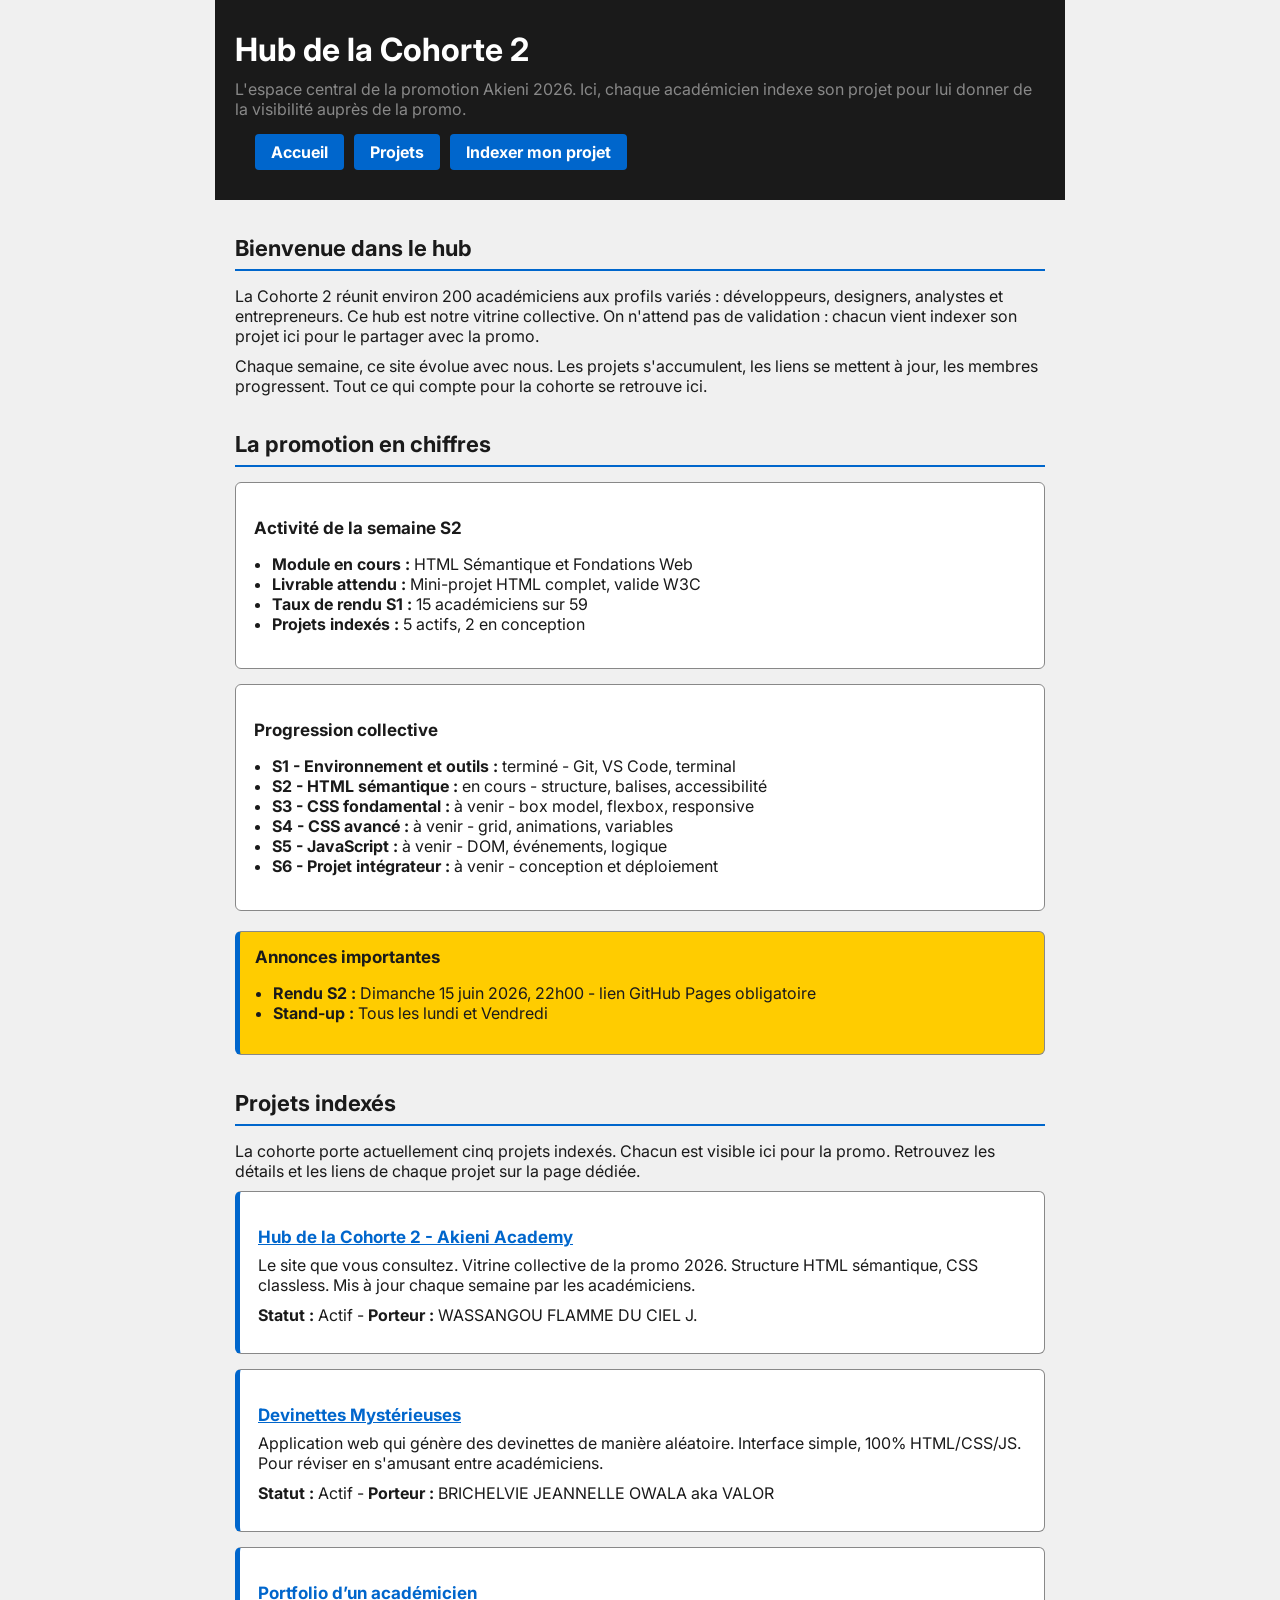
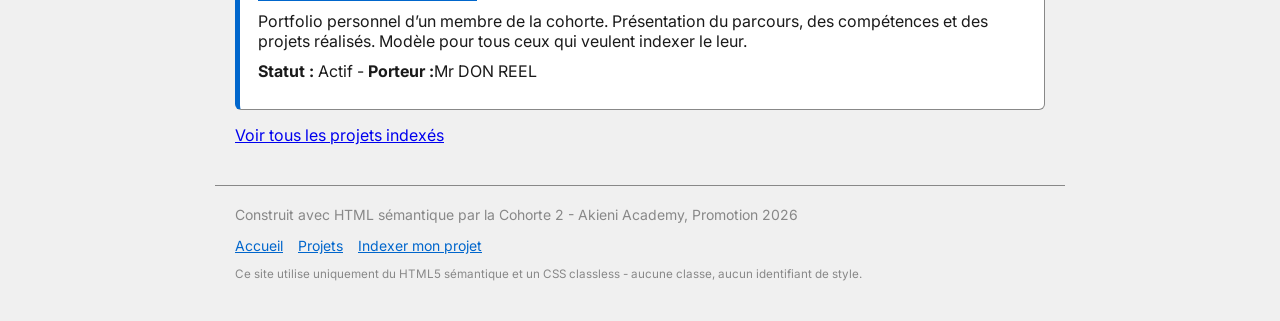
<file: index.html>
<!DOCTYPE html>
<html lang="fr">
<head>
    <meta charset="UTF-8">
    <meta name="viewport" content="width=device-width, initial-scale=1.0">
    <link rel="preconnect" href="https://fonts.googleapis.com" />
    <link rel="preconnect" href="https://fonts.gstatic.com" crossorigin />
    <link
      href="https://fonts.googleapis.com/css2?family=Anton&family=Inter:ital,opsz,wght@0,14..32,100..900;1,14..32,100..900&display=swap"
      rel="stylesheet"
    />
    <title>Hub de la Cohorte 2 - Akieni Academy</title>
    <link rel="stylesheet" href="style.css">
</head>
<body>

    <!-- En-tete du site - debut -->
    <header>
        <h1>Hub de la Cohorte 2</h1>
        <p>L'espace central de la promotion Akieni 2026. Ici, chaque académicien indexe son projet pour lui donner de la visibilité auprès de la promo.</p>
        <!-- Navigation principale - debut -->
        <nav id="nav-principale">
            <ul>
                <li><a href="index.html">Accueil</a></li>
                <li><a href="projets.html">Projets</a></li>
                <li><a href="contact.html">Indexer mon projet</a></li>
            </ul>
        </nav>
        <!-- Navigation principale - fin -->
    </header>
    <!-- En-tete du site - fin -->


    <!-- Contenu principal de la page - debut -->
    <main>

        <!-- Presentation generale de la cohorte - debut -->
        <section>
            <h2>Bienvenue dans le hub</h2>
            <p>La Cohorte 2 réunit environ  200 académiciens aux profils variés : développeurs, designers, analystes et entrepreneurs. Ce hub est notre vitrine collective. On n'attend pas de validation : chacun vient indexer son projet ici pour le partager avec la promo.</p>
            <p>Chaque semaine, ce site évolue avec nous. Les projets s'accumulent, les liens se mettent à jour, les membres progressent. Tout ce qui compte pour la cohorte se retrouve ici.</p>
        </section>
        <!-- Presentation generale de la cohorte - fin -->

        <!-- Chiffres cles de la promotion - debut -->
        <section>
            <h2>La promotion en chiffres</h2>

            <article>
                <h3>Activité de la semaine S2</h3>
                <ul>
                    <li><strong>Module en cours :</strong> HTML Sémantique et Fondations Web</li>
                    <li><strong>Livrable attendu :</strong> Mini-projet HTML complet, valide W3C</li>
                    <li><strong>Taux de rendu S1 :</strong> 15 académiciens sur 59</li>
                    <li><strong>Projets indexés :</strong> 5 actifs, 2 en conception</li>
                    
                </ul>
            </article>

            <article>
                <h3>Progression collective</h3>
                <ul>
                    <li><strong>S1 - Environnement et outils :</strong> terminé - Git, VS Code, terminal</li>
                    <li><strong>S2 - HTML sémantique :</strong> en cours - structure, balises, accessibilité</li>
                    <li><strong>S3 - CSS fondamental :</strong> à venir - box model, flexbox, responsive</li>
                    <li><strong>S4 - CSS avancé :</strong> à venir - grid, animations, variables</li>
                    <li><strong>S5 - JavaScript :</strong> à venir - DOM, événements, logique</li>
                    <li><strong>S6 - Projet intégrateur :</strong> à venir - conception et déploiement</li>
                </ul>
            </article>

            <aside>
                <h3>Annonces importantes</h3>
                <ul>
                    <li><strong>Rendu S2 :</strong> Dimanche 15 juin 2026, 22h00 - lien GitHub Pages obligatoire</li>
                    <li><strong>Stand-up :</strong> Tous les lundi et Vendredi</li>
                 
                </ul>
            </aside>
        </section>
        <!-- Chiffres cles de la promotion - fin -->

        <!-- Apercu des projets avec liens vers la page projets - debut -->
        <section>
            <h2>Projets indexés</h2>
            <p>La cohorte porte actuellement cinq projets indexés. Chacun est visible ici pour la promo. Retrouvez les détails et les liens de chaque projet sur la page dédiée.</p>

            <article class="carte-projet">
                <h3><a href="projets.html#hub-cohorte">Hub de la Cohorte 2 - Akieni Academy</a></h3>
                <p>Le site que vous consultez. Vitrine collective de la promo 2026. Structure HTML sémantique, CSS classless. Mis à jour chaque semaine par les académiciens.</p>
                <p><strong>Statut :</strong> Actif - <strong>Porteur :</strong> WASSANGOU FLAMME DU CIEL J.</p>
            </article>

            <article class="carte-projet">
                <h3><a href="projets.html#devinettes">Devinettes Mystérieuses</a></h3>
                <p>Application web qui génère des devinettes de manière aléatoire. Interface simple, 100% HTML/CSS/JS. Pour réviser en s'amusant entre académiciens.</p>
                <p><strong>Statut :</strong> Actif - <strong>Porteur :</strong> BRICHELVIE JEANNELLE OWALA aka VALOR</p>
            </article>

            <article class="carte-projet">
                <h3><a href="projets.html#portfolio">Portfolio d’un académicien</a></h3>
                <p>Portfolio personnel d’un membre de la cohorte. Présentation du parcours, des compétences et des projets réalisés. Modèle pour tous ceux qui veulent indexer le leur.</p>
                <p><strong>Statut :</strong> Actif - <strong>Porteur :</strong>Mr DON REEL</p>
            </article>

            <p><a href="projets.html">Voir tous les projets indexés</a></p>
        </section>
        <!-- Apercu des projets avec liens vers la page projets - fin -->

    </main>
    <!-- Contenu principal de la page - fin -->

    <!-- Pied de page - debut -->
    <footer>
        <p>Construit avec HTML sémantique par la Cohorte 2 - Akieni Academy, Promotion 2026</p>
        <nav>
            <ul>
                <li><a href="index.html">Accueil</a></li>
                <li><a href="projets.html">Projets</a></li>
                <li><a href="contact.html">Indexer mon projet</a></li>
            </ul>
        </nav>
        <p><small>Ce site utilise uniquement du HTML5 sémantique et un CSS classless - aucune classe, aucun identifiant de style.</small></p>
    </footer>
    <!-- Pied de page - fin -->

</body>
</html>
</file>
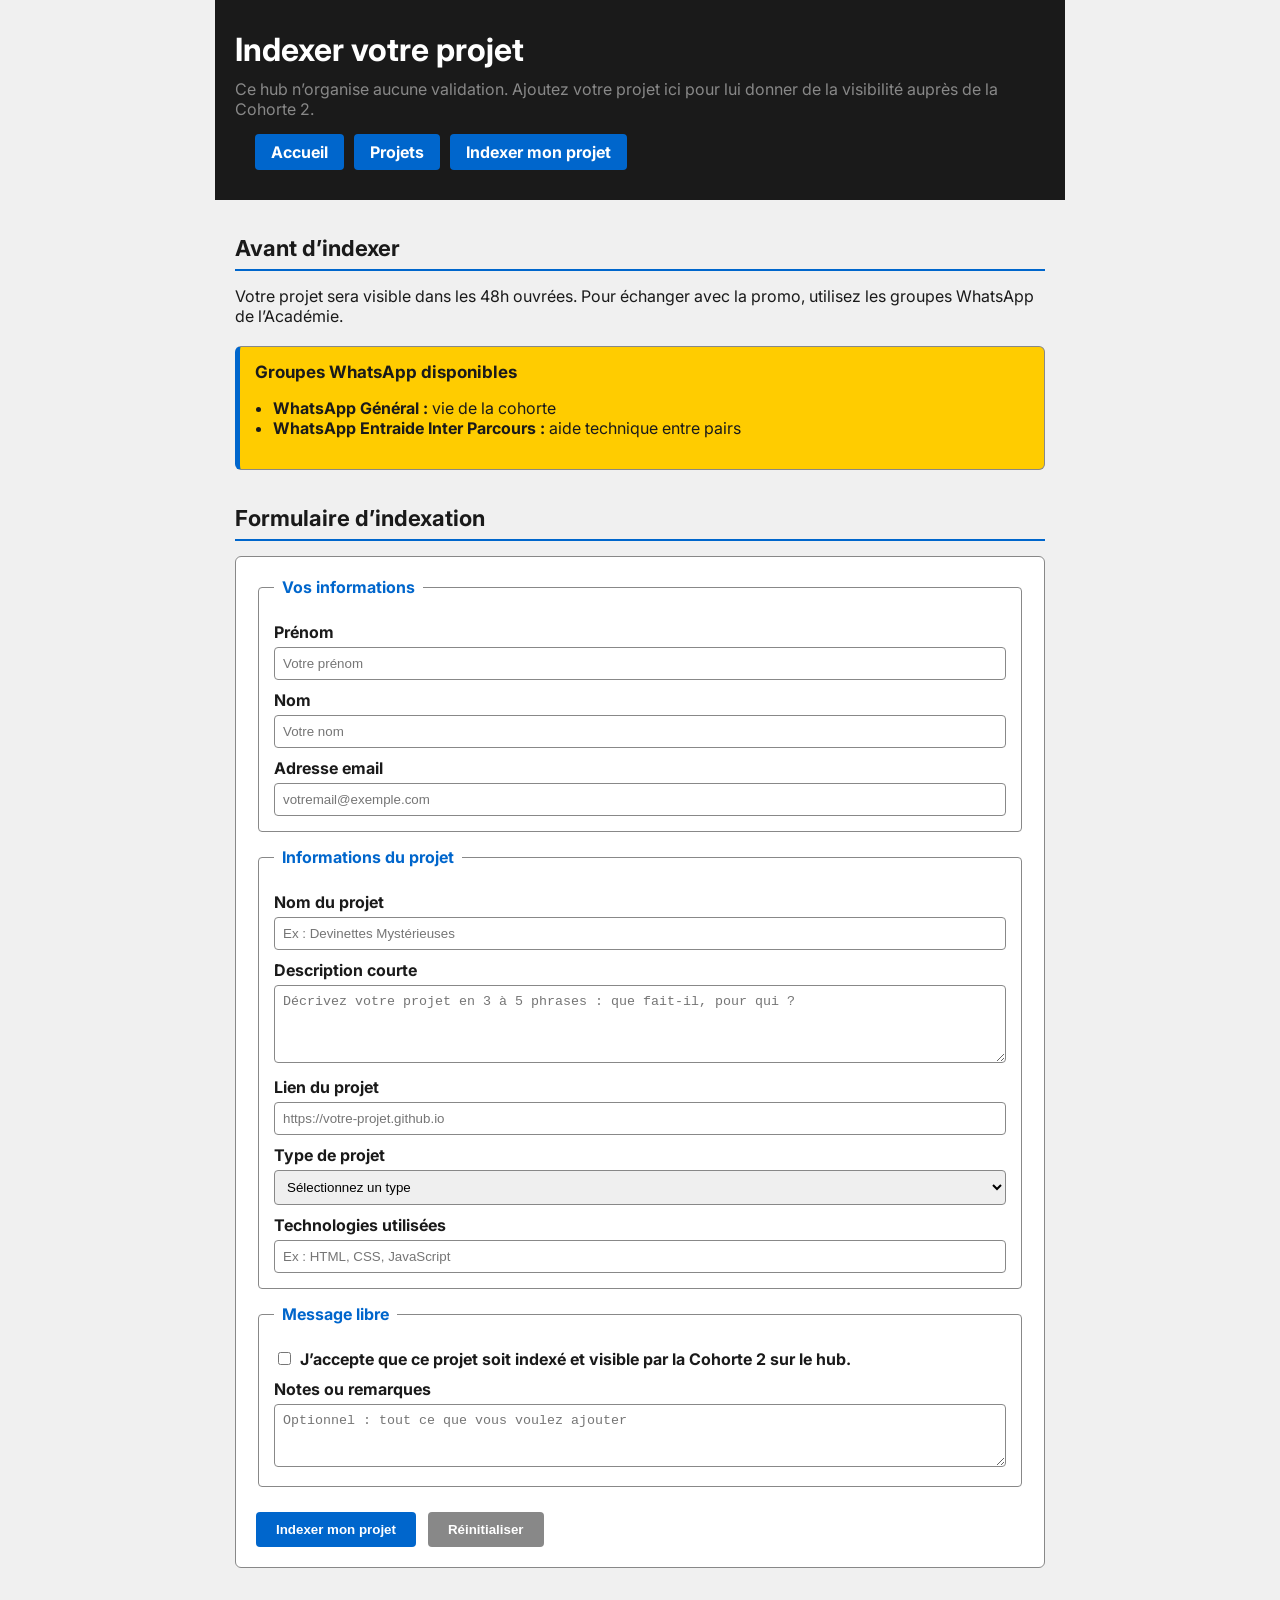
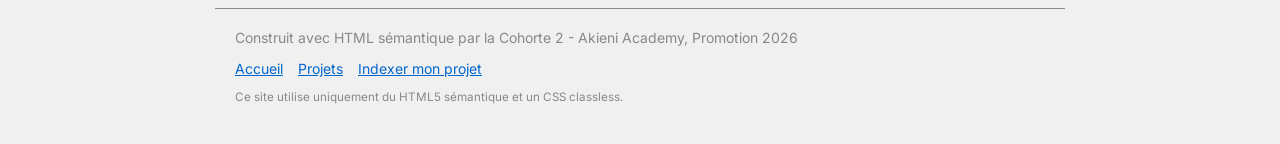
<file: contact.html>
<!DOCTYPE html>
<html lang="fr">
<head>
    <meta charset="UTF-8">
    <meta name="viewport" content="width=device-width, initial-scale=1.0">
    <title>Indexer un projet - Hub Cohorte 2 - Akieni Academy</title>
    <link rel="preconnect" href="https://fonts.googleapis.com" />
    <link rel="preconnect" href="https://fonts.gstatic.com" crossorigin />
    <link
      href="https://fonts.googleapis.com/css2?family=Anton&family=Inter:ital,opsz,wght@0,14..32,100..900;1,14..32,100..900&display=swap"
      rel="stylesheet"
    />
    <link rel="stylesheet" href="style.css">
</head>
<body>

    <header>
        <h1>Indexer votre projet</h1>
        <p>Ce hub n’organise aucune validation. Ajoutez votre projet ici pour lui donner de la visibilité auprès de la Cohorte 2.</p>
        <nav id="nav-principale">
            <ul>
                <li><a href="index.html">Accueil</a></li>
                <li><a href="projets.html">Projets</a></li>
                <li><a href="#" aria-current="page">Indexer mon projet</a></li>
            </ul>
        </nav>
    </header>

    <main>
        <section>
            <h2>Avant d’indexer</h2>
            <p>Votre projet sera visible dans les 48h ouvrées. Pour échanger avec la promo, utilisez les groupes WhatsApp de l’Académie.</p>

            <aside>
                <h3>Groupes WhatsApp disponibles</h3>
                <ul>
                    <li><strong>WhatsApp Général :</strong> vie de la cohorte</li>
                    <li><strong>WhatsApp Entraide Inter Parcours :</strong> aide technique entre pairs</li>
                </ul>
            </aside>
        </section>

        <section>
            <h2>Formulaire d’indexation</h2>

            <form action="#" method="post">
                <fieldset>
                    <legend>Vos informations</legend>
                    <label for="prenom">Prénom</label>
                    <input type="text" id="prenom" name="prenom" placeholder="Votre prénom" required autocomplete="given-name">

                    <label for="nom">Nom</label>
                    <input type="text" id="nom" name="nom" placeholder="Votre nom" required autocomplete="family-name">

                    <label for="email">Adresse email</label>
                    <input type="email" id="email" name="email" placeholder="votremail@exemple.com" required autocomplete="email">
                </fieldset>

                <fieldset>
                    <legend>Informations du projet</legend>

                    <label for="nom-projet">Nom du projet</label>
                    <input type="text" id="nom-projet" name="nom-projet" placeholder="Ex : Devinettes Mystérieuses" required>

                    <label for="description-projet">Description courte</label>
                    <textarea id="description-projet" name="description-projet" rows="4" placeholder="Décrivez votre projet en 3 à 5 phrases : que fait-il, pour qui ?" required></textarea>

                    <label for="lien-projet">Lien du projet</label>
                    <input type="url" id="lien-projet" name="lien-projet" placeholder="https://votre-projet.github.io" required>

                    <label for="type-projet">Type de projet</label>
                    <select id="type-projet" name="type-projet" required>
                        <option value="">Sélectionnez un type</option>
                        <option value="application-web">Application web</option>
                        <option value="portfolio">Portfolio personnel</option>
                        <option value="ressource">Ressource pédagogique</option>
                        <option value="outil">Outil pour la cohorte</option>
                        <option value="autre">Autre</option>
                    </select>

                    <label for="technologies">Technologies utilisées</label>
                    <input type="text" id="technologies" name="technologies" placeholder="Ex : HTML, CSS, JavaScript" required>
                </fieldset>

                <fieldset>
                    <legend>Message libre</legend>
                    <label>
                        <input type="checkbox" id="consentement" name="consentement" required>
                        J’accepte que ce projet soit indexé et visible par la Cohorte 2 sur le hub.
                    </label>

                    <label for="message">Notes ou remarques</label>
                    <textarea id="message" name="message" rows="3" placeholder="Optionnel : tout ce que vous voulez ajouter"></textarea>
                </fieldset>

                <button type="submit">Indexer mon projet</button>
                <button type="reset">Réinitialiser</button>
            </form>
        </section>
    </main>

    <footer>
        <p>Construit avec HTML sémantique par la Cohorte 2 - Akieni Academy, Promotion 2026</p>
        <nav>
            <ul>
                <li><a href="index.html">Accueil</a></li>
                <li><a href="projets.html">Projets</a></li>
                <li><a href="#">Indexer mon projet</a></li>
            </ul>
        </nav>
        <p><small>Ce site utilise uniquement du HTML5 sémantique et un CSS classless.</small></p>
    </footer>

</body>
</html>
</file>
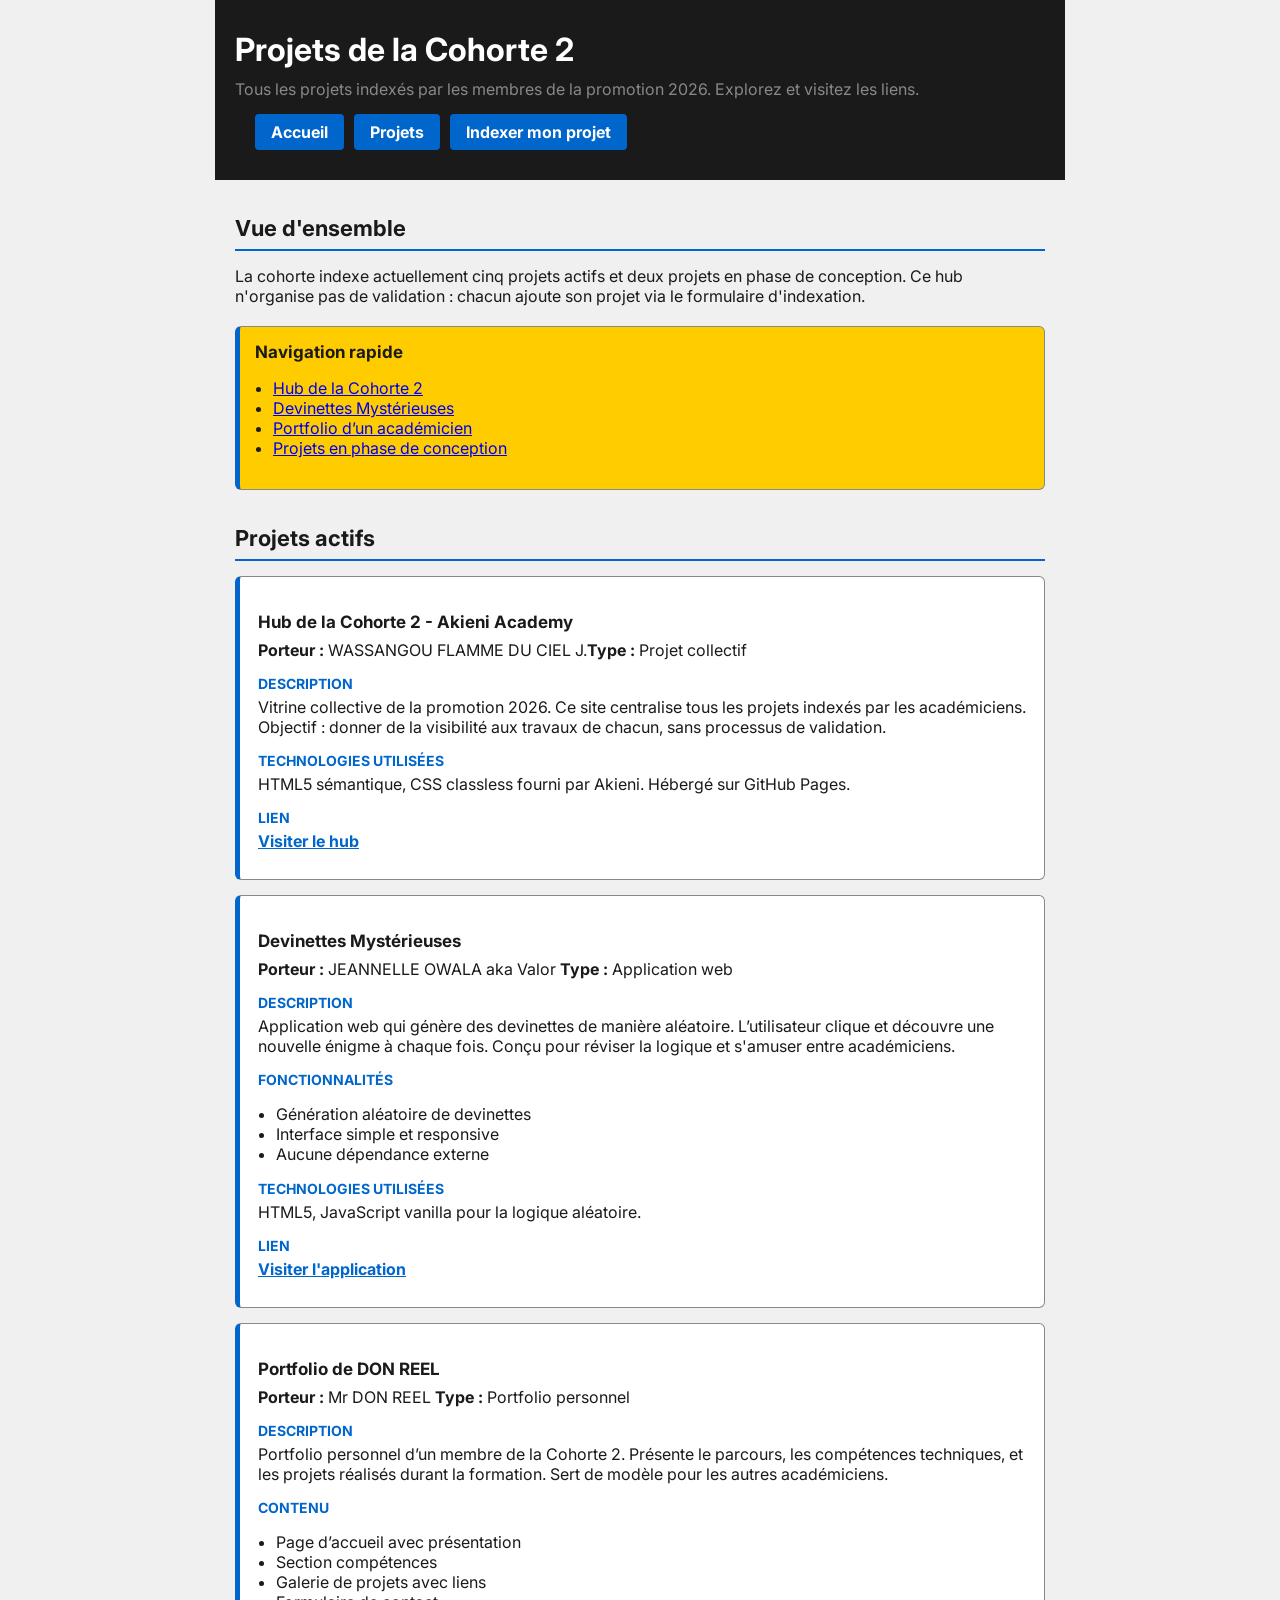
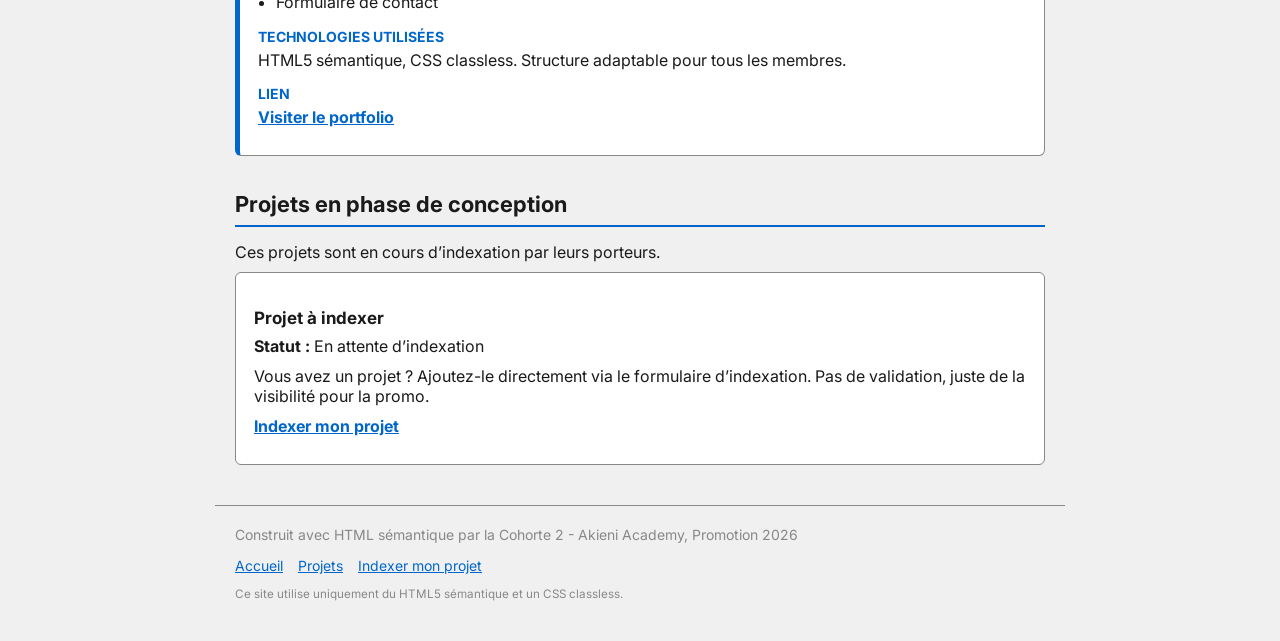
<file: projets.html>
<!DOCTYPE html>
<html lang="fr">
<head>
    <meta charset="UTF-8">
    <meta name="viewport" content="width=device-width, initial-scale=1.0">
    <title>Projets - Hub Cohorte 2 - Akieni Academy</title>
    <link rel="preconnect" href="https://fonts.googleapis.com" />
    <link rel="preconnect" href="https://fonts.gstatic.com" crossorigin />
    <link
      href="https://fonts.googleapis.com/css2?family=Anton&family=Inter:ital,opsz,wght@0,14..32,100..900;1,14..32,100..900&display=swap"
      rel="stylesheet"
    />
    <link rel="stylesheet" href="style.css">
</head>
<body>

    <header>
        <h1>Projets de la Cohorte 2</h1>
        <p>Tous les projets indexés par les membres de la promotion 2026. Explorez et visitez les liens.</p>
        <nav id="nav-principale">
            <ul>
                <li><a href="index.html">Accueil</a></li>
                <li><a href="projets.html">Projets</a></li>
                <li><a href="contact.html">Indexer mon projet</a></li>
            </ul>
        </nav>
    </header>


    <main>

        <section>
            <h2>Vue d'ensemble</h2>
            <p>La cohorte indexe actuellement cinq projets actifs et deux projets en phase de conception. Ce hub n'organise pas de validation : chacun ajoute son projet via le formulaire d'indexation.</p>

            <aside>
                <h3>Navigation rapide</h3>
                <ul>
                    <li><a href="#hub-cohorte">Hub de la Cohorte 2</a></li>
                    <li><a href="#devinettes">Devinettes Mystérieuses</a></li>
                    <li><a href="#portfolio">Portfolio d’un académicien</a></li>
                    <li><a href="#en-conception">Projets en phase de conception</a></li>
                </ul>
            </aside>
        </section>

        <section>
            <h2>Projets actifs</h2>

            <!-- Projet 1 : Hub -->
            <article id="hub-cohorte" class="carte-projet">
                <h3>Hub de la Cohorte 2 - Akieni Academy</h3>
                <p><strong>Porteur :</strong> WASSANGOU FLAMME DU CIEL J.<strong>Type :</strong> Projet collectif</p>

                <h4>Description</h4>
                <p>Vitrine collective de la promotion 2026. Ce site centralise tous les projets indexés par les académiciens. Objectif : donner de la visibilité aux travaux de chacun, sans processus de validation.</p>

                <h4>Technologies utilisées</h4>
                <p>HTML5 sémantique, CSS classless fourni par Akieni. Hébergé sur GitHub Pages.</p>

                <h4>Lien</h4>
                <p><a href="index.html">Visiter le hub</a></p>
            </article>

            <!-- Projet 2 : Devinettes -->
            <article id="devinettes" class="carte-projet">
                <h3>Devinettes Mystérieuses</h3>
                <p><strong>Porteur :</strong> JEANNELLE OWALA aka Valor <strong> Type :</strong> Application web</p>

                <h4>Description</h4>
                <p>Application web qui génère des devinettes de manière aléatoire. L’utilisateur clique et découvre une nouvelle énigme à chaque fois. Conçu pour réviser la logique et s'amuser entre académiciens.</p>

                <h4>Fonctionnalités</h4>
                <ul>
                    <li>Génération aléatoire de devinettes</li>
                    <li>Interface simple et responsive</li>
                    <li>Aucune dépendance externe</li>
                </ul>

                <h4>Technologies utilisées</h4>
                <p>HTML5, JavaScript vanilla pour la logique aléatoire.</p>

                <h4>Lien</h4>
                <p><a href="https://devinettesmysterieuses.netlify.app/">Visiter l'application</a></p>
            </article>

            <!-- Projet 3 : Portfolio -->
            <article id="portfolio" class="carte-projet">
                <h3>Portfolio de DON REEL</h3>
                <p><strong>Porteur :</strong> Mr DON REEL <strong>Type :</strong> Portfolio personnel</p>

                <h4>Description</h4>
                <p>Portfolio personnel d’un membre de la Cohorte 2. Présente le parcours, les compétences techniques, et les projets réalisés durant la formation. Sert de modèle pour les autres académiciens.</p>

                <h4>Contenu</h4>
                <ul>
                    <li>Page d’accueil avec présentation</li>
                    <li>Section compétences</li>
                    <li>Galerie de projets avec liens</li>
                    <li>Formulaire de contact</li>
                </ul>

                <h4>Technologies utilisées</h4>
                <p>HTML5 sémantique, CSS classless. Structure adaptable pour tous les membres.</p>

                <h4>Lien</h4>
                <p><a href="https://reelndoukou.github.io/PortFolio_ReelNdoukou/">Visiter le portfolio</a></p>
            </article>

        </section>

        <section id="en-conception">
            <h2>Projets en phase de conception</h2>
            <p>Ces projets sont en cours d’indexation par leurs porteurs.</p>

            <article>
                <h3>Projet à indexer</h3>
                <p><strong>Statut :</strong> En attente d’indexation</p>
                <p>Vous avez un projet ? Ajoutez-le directement via le formulaire d’indexation. Pas de validation, juste de la visibilité pour la promo.</p>
                <p><a href="contact.html">Indexer mon projet</a></p>
            </article>
        </section>

    </main>

    <footer>
        <p>Construit avec HTML sémantique par la Cohorte 2 - Akieni Academy, Promotion 2026</p>
        <nav>
            <ul>
                <li><a href="index.html">Accueil</a></li>
                <li><a href="projets.html">Projets</a></li>
                <li><a href="contact.html">Indexer mon projet</a></li>
            </ul>
        </nav>
        <p><small>Ce site utilise uniquement du HTML5 sémantique et un CSS classless.</small></p>
    </footer>

</body>
</html>
</file>
<file: style.css>
:root {
  --c1: #1a1a1a;
  --c2: #f0f0f0;
  --c3: #888;
  --c4: #0066cc;
  --c5: #ffcc00;
}

* {
  box-sizing: border-box;
}

body {
  font-family: "Inter", "Segoe UI", sans-serif;
  background-color: var(--c2);
  color: var(--c1);
  margin: 0;
  padding: 0;
}

main, header, footer {
  max-width: 850px;
  margin: 0 auto;
  padding: 0 20px;
}

/* En-tête */
header {
  background-color: var(--c1);
  color: white;
  padding: 30px 20px;
  margin-bottom: 30px;
}

header h1 {
  font-size: 32px;
  margin: 0 0 10px 0;
}

header p {
  margin: 0;
  color: var(--c3);
}

/* Navigation */
#nav-principale {
  margin-top: 15px;
  padding: 0 20px;
}

#nav-principale ul {
  list-style: none;
  margin: 0;
  padding: 0;
  display: flex;
  gap: 10px;
}

#nav-principale a {
  display: inline-block;
  text-decoration: none;
  color: white;
  background-color: var(--c4);
  padding: 8px 16px;
  border-radius: 4px;
  font-weight: bold;
}

#nav-principale a:hover {
  background-color: var(--c1);
}

/* Titres */
h2 {
  font-size: 22px;
  border-bottom: 2px solid var(--c4);
  padding-bottom: 8px;
  margin-top: 35px;
  margin-bottom: 15px;
}

h3 {
  font-size: 17px;
  margin-bottom: 8px;
}

h4 {
  font-size: 14px;
  text-transform: uppercase;
  color: var(--c4);
  margin-top: 15px;
  margin-bottom: 5px;
}

p {
  margin: 0 0 10px 0;
}

/* Cartes projet */
article {
  background-color: white;
  border: 1px solid var(--c3);
  border-radius: 6px;
  padding: 18px;
  margin-bottom: 15px;
}

.carte-projet {
  border-left: 5px solid var(--c4);
}

article ul {
  padding-left: 18px;
}

article a {
  color: var(--c4);
  font-weight: bold;
}

/* Aside */
aside {
  background-color: var(--c5);
  border: 1px solid var(--c3);
  border-left: 5px solid var(--c4);
  border-radius: 6px;
  padding: 15px;
  margin: 20px 0;
}

aside h3 {
  margin-top: 0;
}

aside ul {
  padding-left: 18px;
}

/* Formulaire */
form {
  background-color: white;
  border: 1px solid var(--c3);
  border-radius: 6px;
  padding: 20px;
}

fieldset {
  border: 1px solid var(--c3);
  border-radius: 4px;
  padding: 15px;
  margin-bottom: 15px;
}

legend {
  font-weight: bold;
  color: var(--c4);
  padding: 0 8px;
}

label {
  display: block;
  font-weight: bold;
  margin: 10px 0 5px 0;
}

input[type="text"],
input[type="email"],
input[type="url"],
select,
textarea {
  width: 100%;
  padding: 8px;
  border: 1px solid var(--c3);
  border-radius: 4px;
}

input[type="checkbox"] {
  width: auto;
  margin-right: 5px;
}

button {
  background-color: var(--c4);
  color: white;
  border: none;
  padding: 10px 20px;
  font-weight: bold;
  border-radius: 4px;
  cursor: pointer;
  margin-top: 10px;
  margin-right: 8px;
}

button:hover {
  background-color: var(--c1);
}

button[type="reset"] {
  background-color: var(--c3);
}

button[type="reset"]:hover {
  background-color: var(--c1);
}

/* Pied de page */
footer {
  border-top: 1px solid var(--c3);
  margin-top: 40px;
  padding-top: 20px;
  padding-bottom: 30px;
  color: var(--c3);
  font-size: 14px;
}

footer nav ul {
  list-style: none;
  display: flex;
  gap: 15px;
  padding: 0;
  margin-bottom: 10px;
}

footer nav a {
  color: var(--c4);
}
</file>
